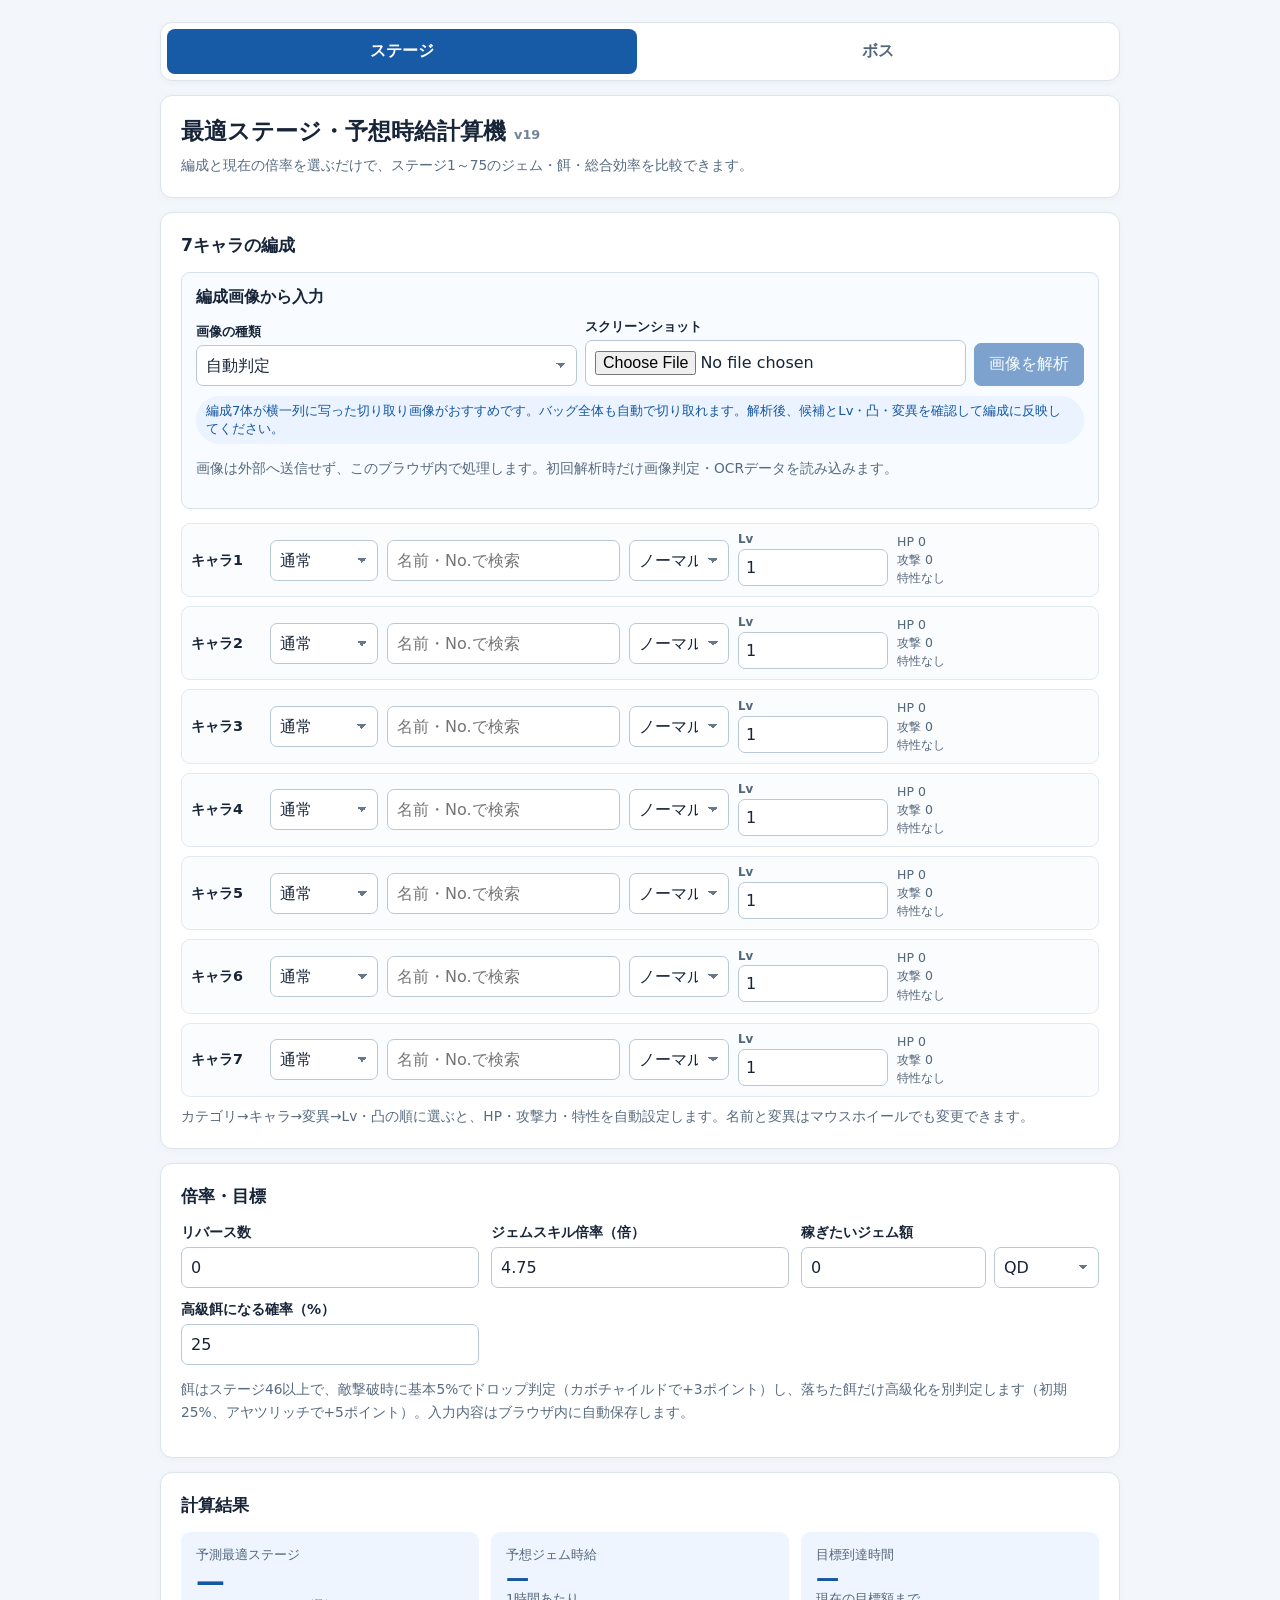
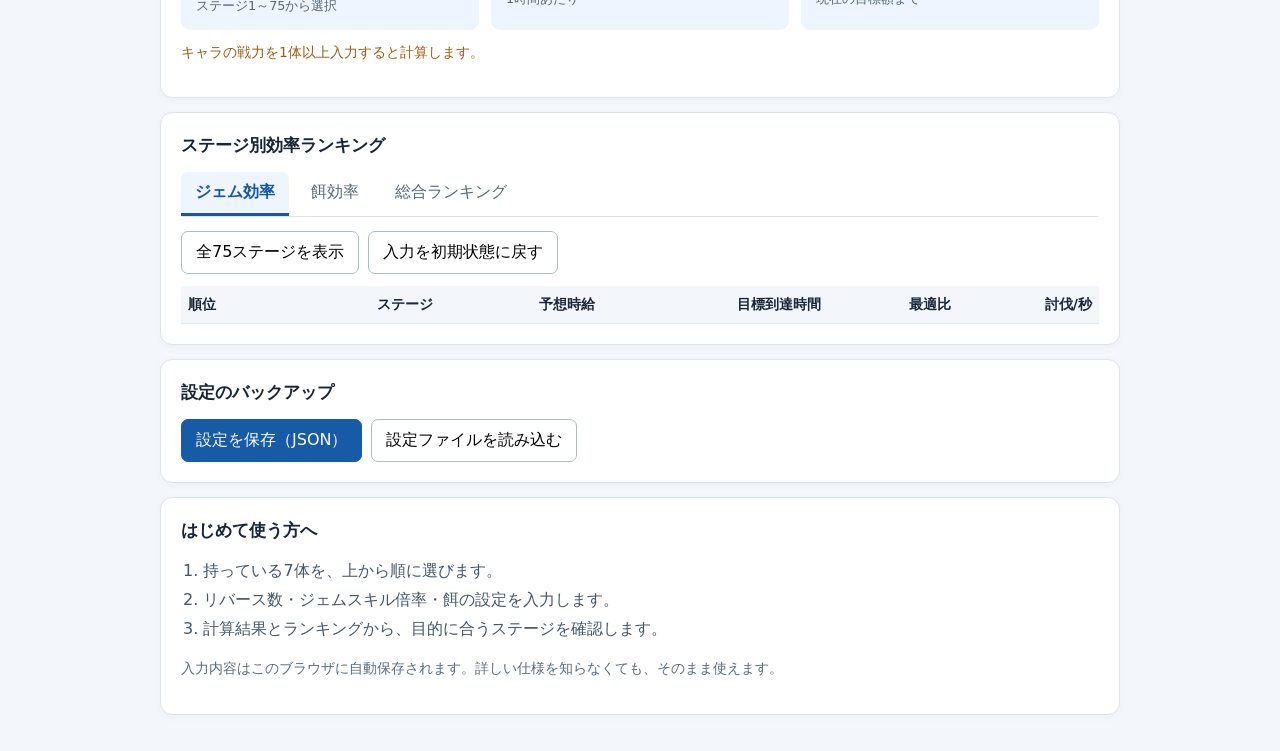
<file: index.html>
<!doctype html>
<html lang="ja">
<head>
  <meta charset="utf-8">
  <meta name="viewport" content="width=device-width,initial-scale=1">
  <title>最適ステージ・予想時給計算機 v19</title>
  <link rel="stylesheet" href="./assets/css/style.css?v=19">
</head>
<body>
<main class="wrap">
  <nav class="mode-nav" aria-label="計算機の切り替え">
    <a class="mode-link active" href="./index.html" aria-current="page">ステージ</a>
    <a class="mode-link" href="./boss/index.html">ボス</a>
  </nav>

  <section class="panel">
    <h1>最適ステージ・予想時給計算機 <span class="version">v19</span></h1>
    <div class="muted">編成と現在の倍率を選ぶだけで、ステージ1～75のジェム・餌・総合効率を比較できます。</div>
  </section>

  <section class="panel">
    <h2>7キャラの編成</h2>
    <p id="startup-status" role="status">キャラデータを読み込み中…</p>
    <div class="image-import-box">
      <h3>編成画像から入力</h3>
      <div class="image-import-controls">
        <div>
          <label for="partyImageMode">画像の種類</label>
          <select id="partyImageMode">
            <option value="auto">自動判定</option>
            <option value="full">バッグ全体</option>
            <option value="party">編成部分のみ</option>
          </select>
        </div>
        <div>
          <label for="partyImageFile">スクリーンショット</label>
          <input id="partyImageFile" disabled type="file" accept="image/png,image/jpeg,image/webp">
        </div>
        <button class="primary" id="partyImageAnalyze" type="button" disabled>画像を解析</button>
      </div>
      <p class="image-recommend">編成7体が横一列に写った切り取り画像がおすすめです。バッグ全体も自動で切り取れます。解析後、候補とLv・凸・変異を確認して編成に反映してください。</p>
      <p class="muted">画像は外部へ送信せず、このブラウザ内で処理します。初回解析時だけ画像判定・OCRデータを読み込みます。</p>
      <div id="partyImageWorkspace" hidden>
        <canvas class="image-preview" id="partyImagePreview" aria-label="解析する編成部分のプレビュー"></canvas>
        <div class="image-crop-actions"><button id="partyAutoCrop" type="button">編成部分を自動検出</button></div>
        <details>
          <summary>切り抜き範囲を調整</summary>
          <div class="crop-controls">
            <div class="crop-control"><label for="partyCropX">左位置</label><input id="partyCropX" type="range" min="0" max="90" step="0.5" value="21.5"></div>
            <div class="crop-control"><label for="partyCropY">上位置</label><input id="partyCropY" type="range" min="0" max="90" step="0.5" value="22"></div>
            <div class="crop-control"><label for="partyCropW">横幅</label><input id="partyCropW" type="range" min="10" max="100" step="0.5" value="65.5"></div>
            <div class="crop-control"><label for="partyCropH">高さ</label><input id="partyCropH" type="range" min="10" max="100" step="0.5" value="24"></div>
          </div>
        </details>
        <p class="image-status" id="partyImageStatus" role="status"></p>
        <div id="partyImageResults" hidden>
          <div class="image-results" id="partyImageResultRows"></div>
          <div class="image-result-actions">
            <button class="primary" id="partyImageApply" type="button">選択済みのキャラを編成に反映</button>
          </div>
        </div>
      </div>
    </div>
    <div id="catalog-lists"></div>
    <div class="chars" id="chars"></div>
    <p class="muted catalog-help">カテゴリ→キャラ→変異→Lv・凸の順に選ぶと、HP・攻撃力・特性を自動設定します。名前と変異はマウスホイールでも変更できます。</p>
  </section>

  <section class="panel">
    <h2>倍率・目標</h2>
    <div class="grid">
      <div class="field">
        <label for="rebirth">リバース数</label>
        <input id="rebirth" type="number" min="0" max="627" step="1" value="0">
      </div>
      <div class="field">
        <label for="skill">ジェムスキル倍率（倍）</label>
        <input id="skill" type="number" min="1" max="4.75" step="0.15" value="4.75">
      </div>
      <div class="field">
        <label for="target">稼ぎたいジェム額</label>
        <div class="target-amount">
          <input id="target" type="number" min="0" step="any" value="0" placeholder="例：10">
          <select id="targetUnit" aria-label="目標額の単位"></select>
        </div>
      </div>
      <div class="field">
        <label for="premiumRate">高級餌になる確率（%）</label>
        <input id="premiumRate" type="number" min="0" max="25" step="1" value="25">
      </div>
    </div>
    <input id="enemyType" type="hidden" value="normal">
    <p class="muted">餌はステージ46以上で、敵撃破時に基本5%でドロップ判定（カボチャイルドで+3ポイント）し、落ちた餌だけ高級化を別判定します（初期25%、アヤツリッチで+5ポイント）。入力内容はブラウザ内に自動保存します。</p>
  </section>

  <section class="panel">
    <h2>計算結果</h2>
    <div class="stats">
      <div class="stat">
        <div class="small">予測最適ステージ</div>
        <div class="value" id="best">—</div>
        <div class="small" id="bestSub">ステージ1～75から選択</div>
      </div>
      <div class="stat">
        <div class="small">予想ジェム時給</div>
        <div class="value smaller" id="hour">—</div>
        <div class="small" id="hourSub">1時間あたり</div>
      </div>
      <div class="stat">
        <div class="small">目標到達時間</div>
        <div class="value smaller" id="targetTime">—</div>
        <div class="small" id="targetTimeSub">現在の目標額まで</div>
      </div>
    </div>
    <p id="traitStatus" class="note"></p>
    <p id="status" class="warn" role="status"></p>
  </section>

  <section class="panel">
    <h2>ステージ別効率ランキング</h2>
    <div class="tabs" role="tablist" aria-label="効率ランキングの種類">
      <button class="tab" id="gemTab" role="tab" aria-selected="true" aria-controls="gemPanel">ジェム効率</button>
      <button class="tab" id="feedTab" role="tab" aria-selected="false" aria-controls="feedPanel">餌効率</button>
      <button class="tab" id="combinedTab" role="tab" aria-selected="false" aria-controls="combinedPanel">総合ランキング</button>
    </div>
    <div id="gemPanel" role="tabpanel" aria-labelledby="gemTab">
      <div class="actions ranking-actions">
        <button id="toggleGem">全75ステージを表示</button>
        <button id="reset">入力を初期状態に戻す</button>
      </div>
      <div class="table-scroll">
        <table>
          <thead><tr><th>順位</th><th>ステージ</th><th>予想時給</th><th>目標到達時間</th><th>最適比</th><th>討伐/秒</th></tr></thead>
          <tbody id="gemRanking"></tbody>
        </table>
      </div>
    </div>
    <div id="feedPanel" class="hidden" role="tabpanel" aria-labelledby="feedTab">
      <p class="ranking-summary" id="feedSummary">—</p>
      <div class="actions ranking-actions">
        <button id="toggleFeed">全30ステージを表示</button>
      </div>
      <div class="table-scroll">
        <table>
          <thead><tr><th>順位</th><th>ステージ</th><th>餌/時</th><th>高級餌/時</th><th>通常餌/時</th><th>最適比</th><th>討伐/秒</th></tr></thead>
          <tbody id="feedRanking"></tbody>
        </table>
      </div>
    </div>
    <div id="combinedPanel" class="hidden" role="tabpanel" aria-labelledby="combinedTab">
      <p class="note">ジェム効率と餌効率を同じ重さで評価します。餌の対象はステージ46以上です。ステージ45以下はジェム情報だけを表示し、総合指数・餌比・餌/時は「—」になります。</p>
      <p class="ranking-summary" id="combinedSummary">—</p>
      <div class="actions ranking-actions">
        <button id="toggleCombined">全75ステージを表示</button>
      </div>
      <div class="table-scroll">
        <table>
          <thead><tr><th>順位</th><th>ステージ</th><th>総合指数</th><th>ジェム比</th><th>餌比</th><th>予想時給</th><th>餌/時</th></tr></thead>
          <tbody id="combinedRanking"></tbody>
        </table>
      </div>
    </div>
  </section>

  <section class="panel">
    <h2>設定のバックアップ</h2>
    <div class="actions">
      <button class="primary" id="download">設定を保存（JSON）</button>
      <button id="load">設定ファイルを読み込む</button>
      <input type="file" id="file" accept=".json,application/json" hidden>
    </div>
  </section>

  <section class="panel">
    <h2>はじめて使う方へ</h2>
    <ol class="quick-guide">
      <li>持っている7体を、上から順に選びます。</li>
      <li>リバース数・ジェムスキル倍率・餌の設定を入力します。</li>
      <li>計算結果とランキングから、目的に合うステージを確認します。</li>
    </ol>
    <p class="muted">入力内容はこのブラウザに自動保存されます。詳しい仕様を知らなくても、そのまま使えます。</p>
  </section>
</main>

<script src="./assets/js/characters.js?v=19" defer></script>
<script src="./assets/js/simulation.js?v=19" defer></script>
<script src="./assets/js/stage.js?v=19" defer></script>
<script src="./assets/js/level-label.js?v=18.7" defer></script>
<script src="./assets/js/card-row.js?v=18.10" defer></script>
<script src="./assets/js/small-labels.js?v=18.10" defer></script>
<script src="./assets/js/party-consensus.js?v=19" defer></script>
<script src="./assets/js/image-import.js?v=19" defer></script>
<script src="./assets/js/startup.js?v=19" defer></script>
</body>
</html>
</file>
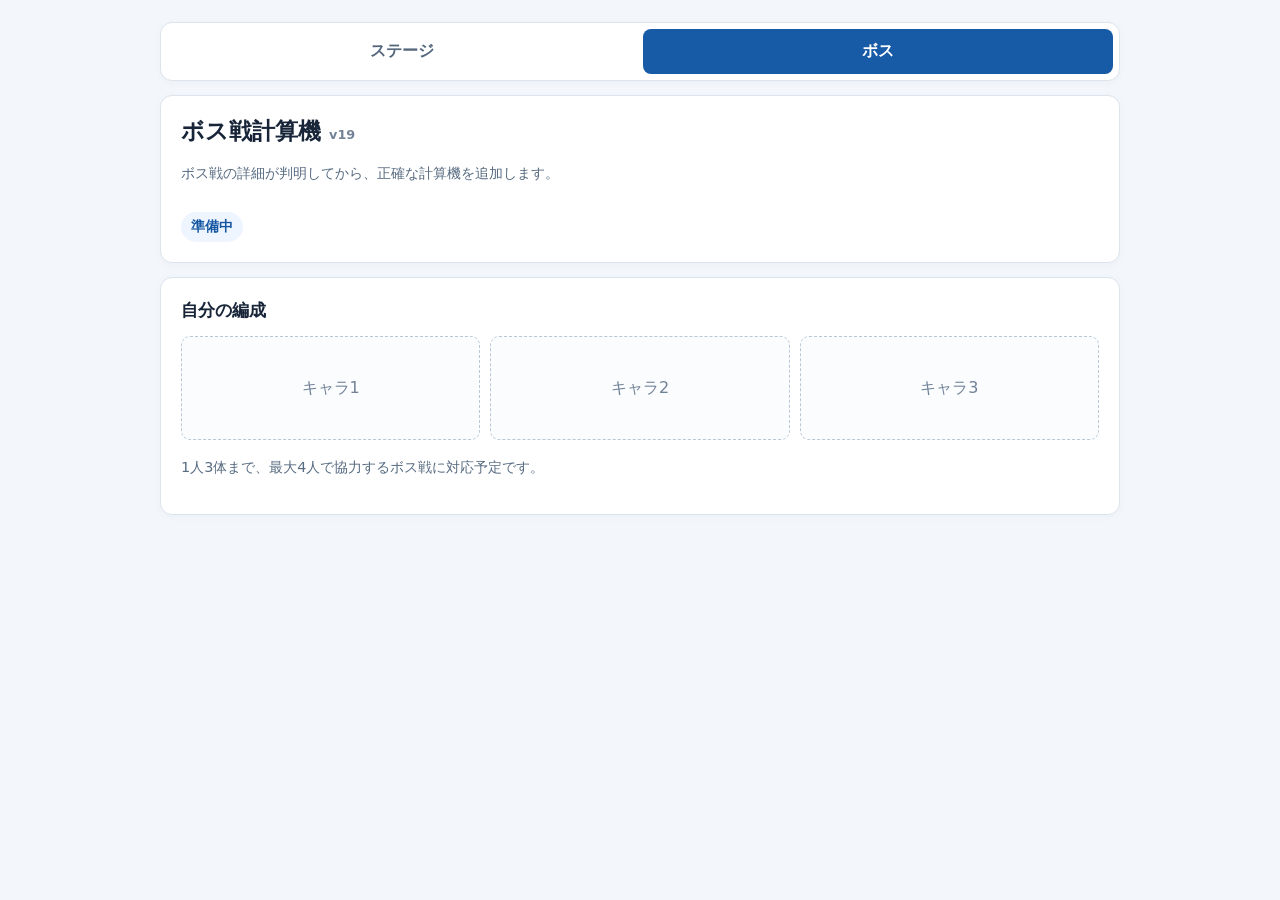
<file: boss/index.html>
<!doctype html>
<html lang="ja">
<head>
  <meta charset="utf-8">
  <meta name="viewport" content="width=device-width,initial-scale=1">
  <title>ボス戦計算機 v19</title>
  <link rel="stylesheet" href="../assets/css/boss.css?v=19">
</head>
<body>
<main class="wrap">
  <nav class="mode-nav" aria-label="計算機の切り替え">
    <a class="mode-link" href="../index.html">ステージ</a>
    <a class="mode-link active" href="./index.html" aria-current="page">ボス</a>
  </nav>

  <section class="panel">
    <h1>ボス戦計算機 <span class="version">v19</span></h1>
    <p class="muted">ボス戦の詳細が判明してから、正確な計算機を追加します。</p>
    <span class="status">準備中</span>
  </section>

  <section class="panel">
    <h2>自分の編成</h2>
    <div class="slots" aria-label="最大3体の編成枠">
      <div class="slot">キャラ1</div>
      <div class="slot">キャラ2</div>
      <div class="slot">キャラ3</div>
    </div>
    <p class="muted">1人3体まで、最大4人で協力するボス戦に対応予定です。</p>
  </section>
</main>
</body>
</html>
</file>
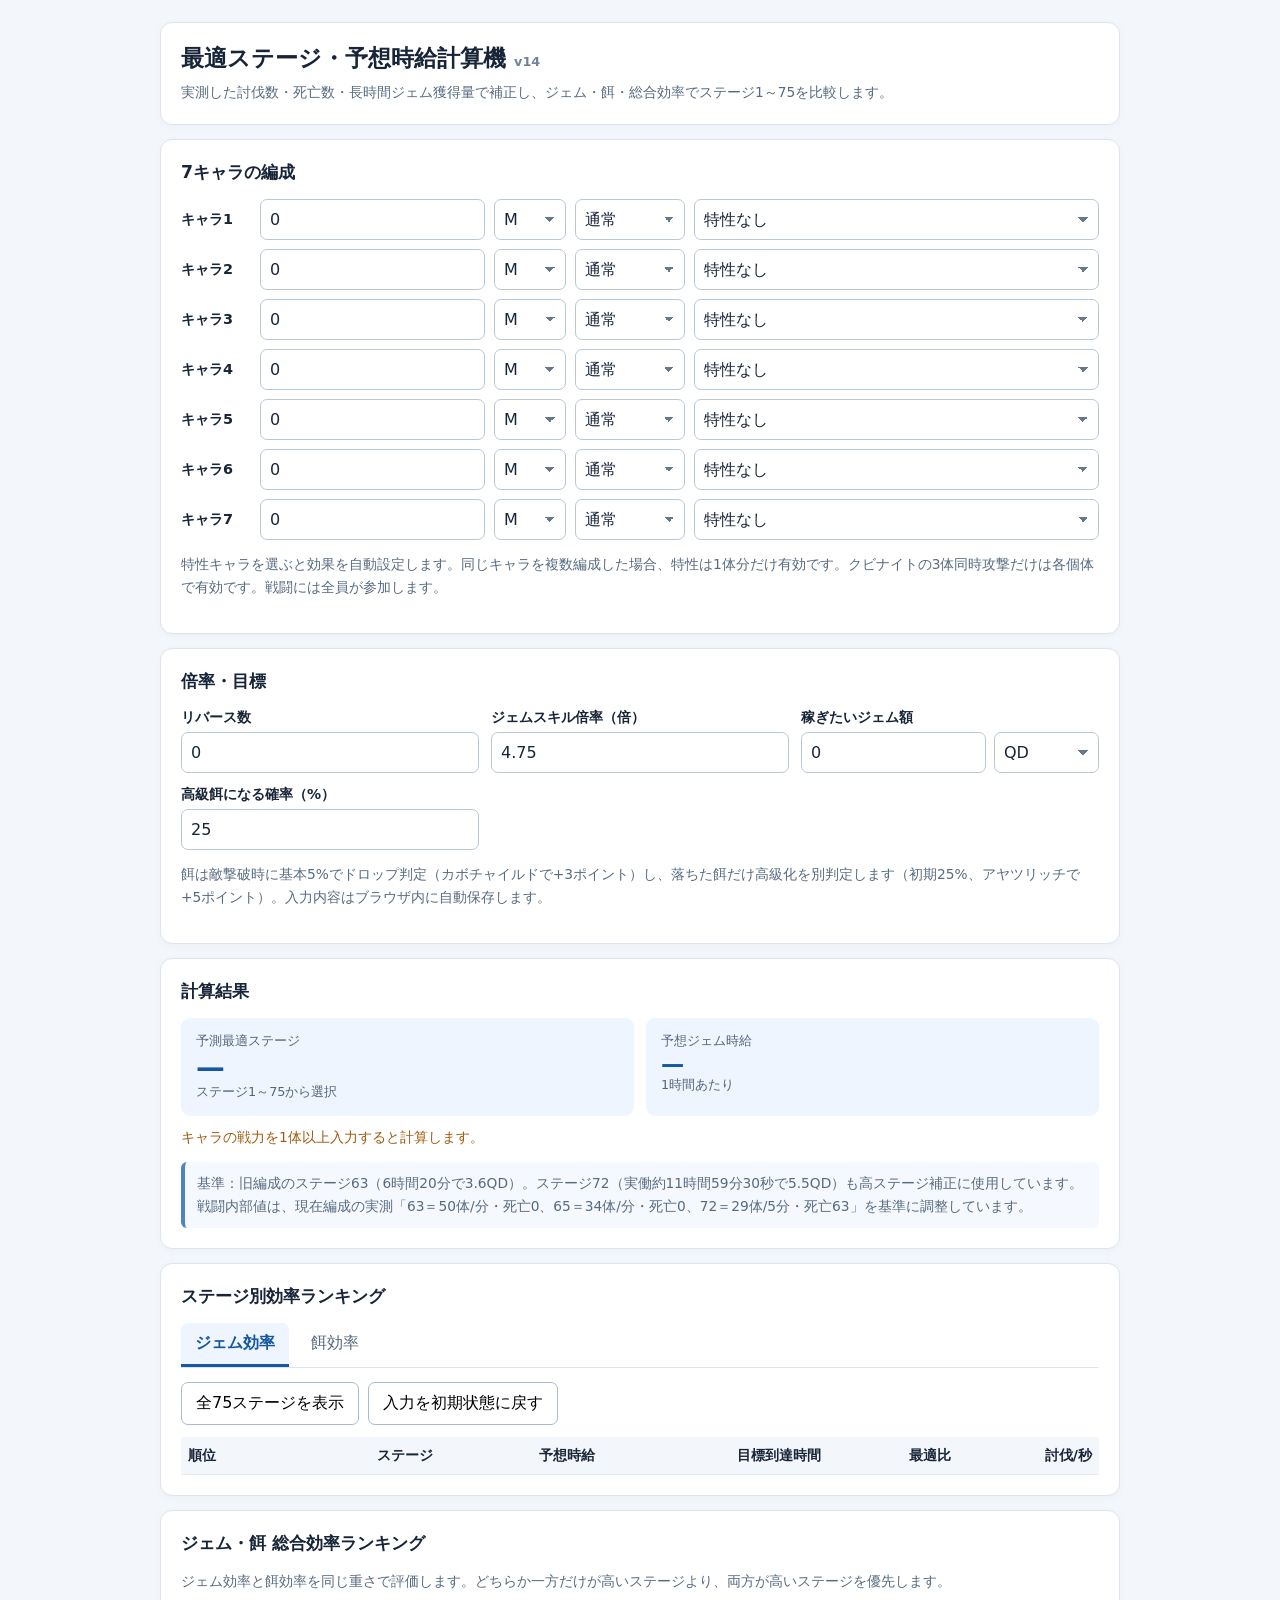
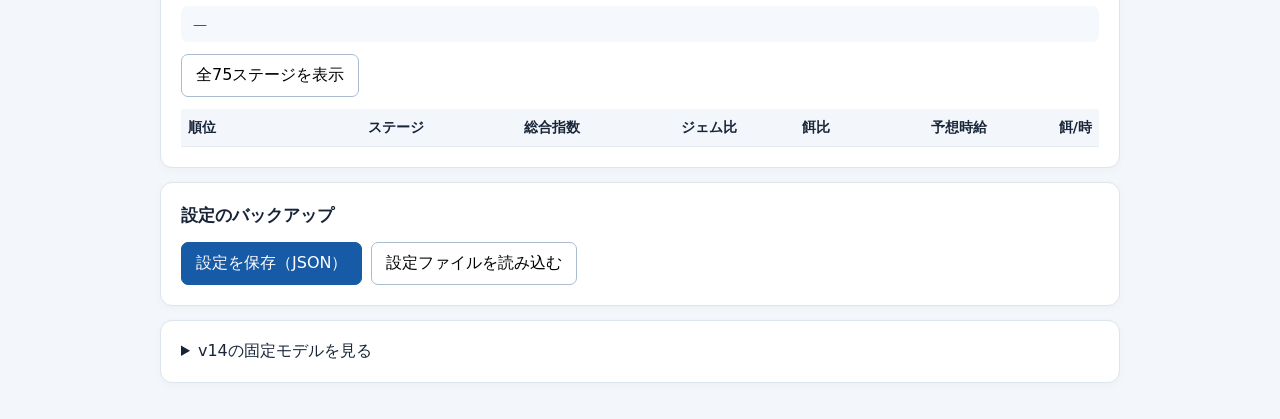
<file: モンコレ計算機v14.html>
<!doctype html>
<html lang="ja">
<head>
  <meta charset="utf-8">
  <meta name="viewport" content="width=device-width,initial-scale=1">
  <title>最適ステージ・予想時給計算機 v14</title>
  <style>
    :root {
      font-family: system-ui, "Noto Sans JP", sans-serif;
      color: #182538;
      background: #f3f6fa;
      font-size: 16px;
    }
    * { box-sizing: border-box; }
    body { margin: 0; padding: 22px 12px; }
    .wrap { max-width: 960px; margin: auto; }
    .panel {
      background: #fff;
      border: 1px solid #dce4ed;
      border-radius: 12px;
      padding: 20px;
      margin: 0 0 14px;
      box-shadow: 0 2px 8px #1e304608;
    }
    h1 { font-size: 1.45rem; margin: 0 0 7px; }
    h2 { font-size: 1.08rem; margin: 0 0 15px; }
    .version { font-size: .8rem; color: #728398; }
    .muted, .note { color: #576b80; font-size: .86rem; line-height: 1.65; }
    .grid { display: grid; grid-template-columns: repeat(3, minmax(0, 1fr)); gap: 12px; }
    .field label { display: block; font-size: .88rem; font-weight: 650; margin-bottom: 5px; }
    input, select {
      width: 100%;
      min-width: 0;
      font: inherit;
      padding: 10px 30px 10px 9px;
      border: 1px solid #b9c8d7;
      border-radius: 7px;
      color: #182538;
      background-color: #fff;
    }
    select {
      appearance: none;
      background-image: linear-gradient(45deg, transparent 50%, #66788e 50%), linear-gradient(135deg, #66788e 50%, transparent 50%);
      background-position: calc(100% - 15px) 50%, calc(100% - 10px) 50%;
      background-size: 5px 5px, 5px 5px;
      background-repeat: no-repeat;
    }
    input:focus, select:focus { outline: 2px solid #75a7e3; outline-offset: 1px; }
    .chars { display: grid; gap: 9px; }
    .char {
      display: grid;
      grid-template-columns: 70px minmax(90px, 1fr) 72px 110px minmax(230px, 1.8fr);
      gap: 9px;
      align-items: center;
    }
    .char .name { font-weight: 650; font-size: .9rem; }
    .stats { display: grid; grid-template-columns: repeat(2, 1fr); gap: 12px; }
    .stat { background: #eef5ff; border-radius: 9px; padding: 15px; }
    .stat .value { font-size: 1.8rem; font-weight: 800; color: #1557a2; overflow-wrap: anywhere; }
    .stat .value.smaller { font-size: 1.45rem; }
    .stat .small { font-size: .8rem; color: #53667b; }
    table { border-collapse: collapse; width: 100%; font-size: .88rem; }
    th, td { padding: 9px 7px; border-bottom: 1px solid #e4e9f0; text-align: right; white-space: nowrap; }
    th:first-child, td:first-child { text-align: left; }
    thead { background: #f3f6fb; }
    tbody tr:first-child { background: #eaf3ff; font-weight: 700; }
    .actions { display: flex; gap: 9px; flex-wrap: wrap; }
    button {
      font: inherit;
      border: 1px solid #aabbd0;
      background: #fff;
      border-radius: 7px;
      padding: 10px 14px;
      cursor: pointer;
    }
    button.primary { background: #175aa6; color: #fff; border-color: #175aa6; }
    button:disabled { opacity: .55; cursor: wait; }
    .tabs { display: flex; gap: 8px; margin-bottom: 14px; border-bottom: 1px solid #dce4ed; }
    .tab { border: 0; border-bottom: 3px solid transparent; border-radius: 7px 7px 0 0; color: #53667b; }
    .tab[aria-selected="true"] { color: #1557a2; border-bottom-color: #1557a2; background: #eef5ff; font-weight: 700; }
    .hidden { display: none; }
    .ranking-summary { margin: 0 0 12px; padding: 10px 12px; border-radius: 7px; background: #f5f8fc; color: #42566d; font-size: .88rem; }
    .warn { color: #a15b10; font-size: .86rem; min-height: 1.4em; }
    .calibration {
      border-left: 4px solid #4f83bf;
      padding: 10px 12px;
      background: #f5f9ff;
      border-radius: 6px;
    }
    @media (max-width: 720px) {
      .panel { padding: 15px; }
      .char { grid-template-columns: 48px minmax(0, 1fr) 58px 95px; gap: 6px; }
      .char [data-k="character"] { grid-column: 2 / -1; }
      .char .name { font-size: .78rem; }
      input, select { padding: 9px 26px 9px 6px; font-size: .88rem; }
      .grid { grid-template-columns: 1fr 1fr; }
      .stats { grid-template-columns: 1fr; }
      .stat .value { font-size: 1.55rem; }
    }
    @media (max-width: 430px) {
      body { padding: 10px 6px; }
      .panel { padding: 12px; }
      .grid { grid-template-columns: 1fr; }
      th, td { padding: 8px 6px; }
    }
  </style>
</head>
<body>
<main class="wrap">
  <section class="panel">
    <h1>最適ステージ・予想時給計算機 <span class="version">v14</span></h1>
    <div class="muted">実測した討伐数・死亡数・長時間ジェム獲得量で補正し、ジェム・餌・総合効率でステージ1～75を比較します。</div>
  </section>

  <section class="panel">
    <h2>7キャラの編成</h2>
    <div class="chars" id="chars"></div>
    <p class="muted">特性キャラを選ぶと効果を自動設定します。同じキャラを複数編成した場合、特性は1体分だけ有効です。クビナイトの3体同時攻撃だけは各個体で有効です。戦闘には全員が参加します。</p>
  </section>

  <section class="panel">
    <h2>倍率・目標</h2>
    <div class="grid">
      <div class="field">
        <label for="rebirth">リバース数</label>
        <input id="rebirth" type="number" min="0" max="627" step="1" value="0">
      </div>
      <div class="field">
        <label for="skill">ジェムスキル倍率（倍）</label>
        <input id="skill" type="number" min="0" step="any" value="4.75">
      </div>
      <div class="field">
        <label for="target">稼ぎたいジェム額</label>
        <div style="display:flex;gap:8px">
          <input id="target" type="number" min="0" step="any" value="0" placeholder="例：10" style="flex:1">
          <select id="targetUnit" aria-label="目標額の単位" style="width:105px;flex:none"></select>
        </div>
      </div>
      <div class="field">
        <label for="premiumRate">高級餌になる確率（%）</label>
        <input id="premiumRate" type="number" min="0" max="100" step="any" value="25">
      </div>
    </div>
    <p class="muted">餌は敵撃破時に基本5%でドロップ判定（カボチャイルドで+3ポイント）し、落ちた餌だけ高級化を別判定します（初期25%、アヤツリッチで+5ポイント）。入力内容はブラウザ内に自動保存します。</p>
  </section>

  <section class="panel">
    <h2>計算結果</h2>
    <div class="stats">
      <div class="stat">
        <div class="small">予測最適ステージ</div>
        <div class="value" id="best">—</div>
        <div class="small" id="bestSub">ステージ1～75から選択</div>
      </div>
      <div class="stat">
        <div class="small">予想ジェム時給</div>
        <div class="value smaller" id="hour">—</div>
        <div class="small" id="hourSub">1時間あたり</div>
      </div>
    </div>
    <p id="status" class="warn" role="status"></p>
    <div class="note calibration">
      基準：旧編成のステージ63（6時間20分で3.6QD）。ステージ72（実働約11時間59分30秒で5.5QD）も高ステージ補正に使用しています。戦闘内部値は、現在編成の実測「63＝50体/分・死亡0、65＝34体/分・死亡0、72＝29体/5分・死亡63」を基準に調整しています。
    </div>
  </section>

  <section class="panel">
    <h2>ステージ別効率ランキング</h2>
    <div class="tabs" role="tablist" aria-label="効率ランキングの種類">
      <button class="tab" id="gemTab" role="tab" aria-selected="true" aria-controls="gemPanel">ジェム効率</button>
      <button class="tab" id="feedTab" role="tab" aria-selected="false" aria-controls="feedPanel">餌効率</button>
    </div>
    <div id="gemPanel" role="tabpanel" aria-labelledby="gemTab">
      <div class="actions" style="margin-bottom:12px">
        <button id="toggleGem">全75ステージを表示</button>
        <button id="reset">入力を初期状態に戻す</button>
      </div>
      <div style="overflow:auto">
        <table>
          <thead><tr><th>順位</th><th>ステージ</th><th>予想時給</th><th>目標到達時間</th><th>最適比</th><th>討伐/秒</th></tr></thead>
          <tbody id="gemRanking"></tbody>
        </table>
      </div>
    </div>
    <div id="feedPanel" class="hidden" role="tabpanel" aria-labelledby="feedTab">
      <p class="ranking-summary" id="feedSummary">—</p>
      <div class="actions" style="margin-bottom:12px">
        <button id="toggleFeed">全75ステージを表示</button>
      </div>
      <div style="overflow:auto">
        <table>
          <thead><tr><th>順位</th><th>ステージ</th><th>餌/時</th><th>高級餌/時</th><th>通常餌/時</th><th>最適比</th><th>討伐/秒</th></tr></thead>
          <tbody id="feedRanking"></tbody>
        </table>
      </div>
    </div>
  </section>

  <section class="panel">
    <h2>ジェム・餌 総合効率ランキング</h2>
    <p class="note">ジェム効率と餌効率を同じ重さで評価します。どちらか一方だけが高いステージより、両方が高いステージを優先します。</p>
    <p class="ranking-summary" id="combinedSummary">—</p>
    <div class="actions" style="margin-bottom:12px">
      <button id="toggleCombined">全75ステージを表示</button>
    </div>
    <div style="overflow:auto">
      <table>
        <thead><tr><th>順位</th><th>ステージ</th><th>総合指数</th><th>ジェム比</th><th>餌比</th><th>予想時給</th><th>餌/時</th></tr></thead>
        <tbody id="combinedRanking"></tbody>
      </table>
    </div>
  </section>

  <section class="panel">
    <h2>設定のバックアップ</h2>
    <div class="actions">
      <button class="primary" id="download">設定を保存（JSON）</button>
      <button id="load">設定ファイルを読み込む</button>
      <input type="file" id="file" accept=".json,application/json" hidden>
    </div>
  </section>

  <section class="panel">
    <details>
      <summary>v14の固定モデルを見る</summary>
      <p class="note">通常キャラは実効1.0秒/攻撃、伝説・幻は3秒/攻撃。敵は1体ごとに0.7回/秒の攻撃試行を行い、ランダム移動・射程・接触時間を含む実効命中率を35%としています。敵補充は3～5秒、味方復活は5秒、再標的化には1.5秒を使用します。</p>
      <p class="note">味方最大HP＝戦力×20、敵攻撃力＝敵HP÷20。回復は30秒ごとに生存者を最大HPの20%回復します。クビナイトは攻撃ごとに最大3体へ同じダメージを与えます。</p>
      <p class="note">ジェム報酬はステージ倍率1.30を基本とし、ステージ63より上は63・72の長時間測定に合うよう緩やかな実測補正を加えます。リバース倍率は3.5倍、スキル倍率と有効なジェム特性を共通倍率として反映します。</p>
      <p class="note">餌は敵1体の撃破ごとに基本5%でドロップ判定を行い、カボチャイルド編成時は8%になります。餌が落ちた場合だけ高級化を判定し、入力した確率（初期25%）にアヤツリッチ編成時の5ポイントを加えます。</p>
    </details>
  </section>
</main>

<script>
(() => {
  'use strict';

  const HP = [30,43,51.65,74.45,89.3,128.1,153.7,222.1,266.5,385,462,666.8,800.2,1150,1390,2000,2400,3460,4160,6000,7200,10360,12430,17880,21460,30870,37040,53290,63950,92000,110400,160790,192940,281000,337200,491100,589320,858280,1030000,1500000,1910000,2430000,3090000,3930000,5000000,6660000,8880000,11830000,15760000,21000000,26000000,37000000,44000000,63000000,75000000,111950000,133800000,188950000,222500000,333550000,392210000,574180000,681600000,999190000,1190000000,1740000000,2080000000,3050000000,3640000000,5350000000,6390000000,9420000000,11260000000,16610000000,19880000000];
  const UNITS = { K: 1e3, M: 1e6, B: 1e9, T: 1e12 };
  const GEM_UNITS = [['QiD',48],['QD',45],['Td',42],['Dd',39],['Ud',36],['Dc',33],['No',30],['Oc',27],['Sp',24],['Sx',21],['Qi',18],['Qa',15],['T',12],['B',9],['M',6],['K',3]];
  const STORAGE = 'stage-calculator-v14-20261119';
  const OLD_STORAGES = ['stage-calculator-v13-20261119', 'stage-calculator-v12-20261119', 'stage-calculator-v10-20261117'];

  const CHARACTERS = {
    none: { label: '特性なし', trait: 'none' },
    nyarowin: { label: 'ニャロウィン（コイン+10%）', trait: 'coin' },
    awakenedNyarowin: { label: '覚醒ニャロウィン（ジェム+10%）', trait: 'gem' },
    kabochild: { label: 'カボチャイルド（餌+3%）', trait: 'feed' },
    kyonshina: { label: 'キョンシーナ（コイン・ジェム+10%）', trait: 'both' },
    yamata: { label: 'ヤマタノコロチ（BOSSキラー）', trait: 'boss' },
    ayatsuritch: { label: 'アヤツリッチ（高級餌+5%）', trait: 'premium' },
    doppa: { label: 'ドッパー（ボーナス図柄+3%）', trait: 'roulette' },
    lovril: { label: 'ラブリル（30秒全体20%回復）', trait: 'heal' },
    kubinight: { label: 'クビナイト（最大3体同時攻撃）', trait: 'multi' },
  };
  const OLD_TRAIT_TO_CHARACTER = {
    none: 'none', gem: 'awakenedNyarowin', coin: 'nyarowin', both: 'kyonshina',
    boss: 'yamata', feed: 'kabochild', premium: 'ayatsuritch', roulette: 'doppa',
    heal: 'lovril', multi: 'kubinight',
  };

  const MODEL = {
    normalPeriod: 1.0,
    legendPeriod: 3,
    enemyPeriod: 1 / 0.7,
    enemyHitRate: 0.35,
    replacementMin: 3,
    replacementMax: 5,
    revival: 5,
    acquireDelay: 1.5,
    seconds: 600,
    runs: 6,
  };

  const emptyState = () => ({
    chars: Array.from({ length: 7 }, () => ({ power: '0', unit: 'M', type: 'normal', character: 'none' })),
    rebirth: '0', skill: '4.75', target: '0', targetUnit: 'QD', premiumRate: '25',
  });

  const baseline = {
    chars: [
      { power: '360.7', unit: 'M', type: 'normal', character: 'none' },
      { power: '150.1', unit: 'M', type: 'normal', character: 'none' },
      { power: '150.1', unit: 'M', type: 'normal', character: 'none' },
      { power: '144.8', unit: 'M', type: 'normal', character: 'none' },
      { power: '144.8', unit: 'M', type: 'normal', character: 'none' },
      { power: '2.4', unit: 'M', type: 'legend', character: 'kyonshina' },
      { power: '1.6', unit: 'M', type: 'legend', character: 'awakenedNyarowin' },
    ],
    rebirth: 61,
    skill: 4.75,
  };

  function migrateCharacter(c) {
    if (c && Object.hasOwn(CHARACTERS, c.character)) return c.character;
    return OLD_TRAIT_TO_CHARACTER[c?.trait] || 'none';
  }

  function validate(obj) {
    if (!obj || !Array.isArray(obj.chars) || obj.chars.length !== 7) throw Error('編成データが不正です');
    const chars = obj.chars.map(c => {
      if (!c || !Object.hasOwn(UNITS, c.unit) || !['normal','legend'].includes(c.type) || !Number.isFinite(Number(c.power)) || Number(c.power) < 0) {
        throw Error('戦力データが不正です');
      }
      return { power: String(c.power), unit: c.unit, type: c.type, character: migrateCharacter(c) };
    });
    return {
      chars,
      rebirth: String(obj.rebirth ?? 0),
      skill: String(obj.skill ?? 4.75),
      target: String(obj.target ?? 0),
      targetUnit: GEM_UNITS.some(([u]) => u === obj.targetUnit) ? obj.targetUnit : 'QD',
      premiumRate: String(obj.premiumRate ?? 25),
    };
  }

  let state = emptyState();
  try {
    const stored = localStorage.getItem(STORAGE) || OLD_STORAGES.map(key => localStorage.getItem(key)).find(Boolean);
    if (stored) state = validate(JSON.parse(stored));
  } catch (_) {}

  const $ = id => document.getElementById(id);
  const charsEl = $('chars');
  const characterOptions = Object.entries(CHARACTERS).map(([id, c]) => `<option value="${id}">${c.label}</option>`).join('');
  for (let i = 0; i < 7; i++) {
    const row = document.createElement('div');
    row.className = 'char';
    row.innerHTML = `
      <span class="name">キャラ${i + 1}</span>
      <input type="number" min="0" step="any" aria-label="キャラ${i + 1}の戦力" data-i="${i}" data-k="power">
      <select aria-label="キャラ${i + 1}の単位" data-i="${i}" data-k="unit"><option>K</option><option>M</option><option>B</option><option>T</option></select>
      <select aria-label="キャラ${i + 1}のタイプ" data-i="${i}" data-k="type"><option value="normal">通常</option><option value="legend">伝説・幻</option></select>
      <select aria-label="キャラ${i + 1}の特性キャラ" data-i="${i}" data-k="character">${characterOptions}</select>`;
    charsEl.appendChild(row);
  }
  for (const [unit] of [...GEM_UNITS].reverse()) $('targetUnit').add(new Option(unit, unit));

  function renderInputs() {
    charsEl.querySelectorAll('[data-i]').forEach(el => { el.value = state.chars[Number(el.dataset.i)][el.dataset.k]; });
    $('rebirth').value = state.rebirth;
    $('skill').value = state.skill;
    $('target').value = state.target;
    $('targetUnit').value = state.targetUnit;
    $('premiumRate').value = state.premiumRate;
  }

  function xorshift(seed) {
    let x = seed >>> 0;
    return () => {
      x ^= x << 13; x ^= x >>> 17; x ^= x << 5;
      return (x >>> 0) / 4294967296;
    };
  }

  function traitFor(character) { return CHARACTERS[character]?.trait || 'none'; }
  function uniqueActiveCharacters(chars) {
    return new Set(chars.filter(c => Number(c.power) > 0 && c.character !== 'none').map(c => c.character));
  }
  function partyBonus(chars) {
    const unique = uniqueActiveCharacters(chars);
    let bonus = 0;
    if (unique.has('awakenedNyarowin')) bonus++;
    if (unique.has('kyonshina')) bonus++;
    return bonus;
  }
  function foodRates(chars, basePremiumPercent) {
    const unique = uniqueActiveCharacters(chars);
    const dropRate = Math.min(1, 0.05 + (unique.has('kabochild') ? 0.03 : 0));
    const premiumRate = Math.min(1, basePremiumPercent / 100 + (unique.has('ayatsuritch') ? 0.05 : 0));
    return { dropRate, premiumRate };
  }

  function simulate(stage, party, seed, seconds) {
    const H = HP[stage - 1];
    const enemyDamage = H / 20;
    const random = xorshift(seed);
    const allies = party.map(c => {
      const power = Number(c.power) * UNITS[c.unit];
      return {
        power, hp: power * 20, max: power * 20,
        period: c.type === 'legend' ? MODEL.legendPeriod : MODEL.normalPeriod,
        alive: power > 0, token: 0, pos: random() * 10,
        target: -1, character: c.character, trait: traitFor(c.character),
      };
    });
    const enemies = Array.from({ length: 7 }, () => ({ hp: H, alive: true, token: 0, target: -1, pos: random() * 10 }));
    const heap = [];
    const less = (a, b) => a.t < b.t || (a.t === b.t && a.type > b.type);
    function add(t, type, id, token) {
      let k = heap.length;
      heap.push({ t, type, id, token });
      while (k > 0) {
        const p = (k - 1) >> 1;
        if (!less(heap[k], heap[p])) break;
        [heap[k], heap[p]] = [heap[p], heap[k]];
        k = p;
      }
    }
    function pop() {
      const top = heap[0];
      const last = heap.pop();
      if (heap.length) {
        heap[0] = last;
        let k = 0;
        while (true) {
          const l = k * 2 + 1, r = l + 1;
          let m = k;
          if (l < heap.length && less(heap[l], heap[m])) m = l;
          if (r < heap.length && less(heap[r], heap[m])) m = r;
          if (m === k) break;
          [heap[k], heap[m]] = [heap[m], heap[k]];
          k = m;
        }
      }
      return top;
    }
    function nearest(group, pos) {
      let chosen = -1, distance = Infinity;
      for (let i = 0; i < group.length; i++) {
        if (!group[i].alive) continue;
        const d = Math.abs(group[i].pos - pos);
        if (d < distance) { distance = d; chosen = i; }
      }
      return chosen;
    }
    function activeHealer() {
      return allies.some(a => a.alive && a.character === 'lovril');
    }

    for (let i = 0; i < allies.length; i++) {
      if (!allies[i].alive) continue;
      allies[i].target = nearest(enemies, allies[i].pos);
      add(random() * allies[i].period, 0, i, 0);
    }
    for (let i = 0; i < enemies.length; i++) {
      enemies[i].target = nearest(allies, enemies[i].pos);
      add(random() * MODEL.enemyPeriod, 1, i, 0);
    }
    add(30, 4, 0, 0);

    let kills = 0, deaths = 0;
    while (heap.length) {
      const event = pop();
      const time = event.t;
      if (time > seconds) break;

      if (event.type === 0) {
        const ally = allies[event.id];
        if (event.token !== ally.token || !ally.alive) continue;
        if (ally.target < 0 || !enemies[ally.target].alive) {
          ally.pos = random() * 10;
          ally.target = nearest(enemies, ally.pos);
          add(time + MODEL.acquireDelay, 0, event.id, ally.token);
          continue;
        }
        const candidates = enemies
          .map((enemy, i) => ({ i, alive: enemy.alive, d: Math.abs(enemy.pos - ally.pos) }))
          .filter(enemy => enemy.alive)
          .sort((a, b) => a.d - b.d)
          .slice(0, ally.trait === 'multi' ? 3 : 1);
        for (const candidate of candidates) {
          const enemy = enemies[candidate.i];
          enemy.hp -= ally.power;
          if (enemy.hp <= 0) {
            kills++;
            enemy.alive = false;
            enemy.token++;
            const replacement = MODEL.replacementMin + random() * (MODEL.replacementMax - MODEL.replacementMin);
            add(time + replacement, 3, candidate.i, enemy.token);
            if (ally.target === candidate.i) ally.target = -1;
          }
        }
        add(time + ally.period, 0, event.id, ally.token);
      } else if (event.type === 1) {
        const enemy = enemies[event.id];
        if (event.token !== enemy.token || !enemy.alive) continue;
        if (enemy.target < 0 || !allies[enemy.target].alive) {
          enemy.pos = random() * 10;
          enemy.target = nearest(allies, enemy.pos);
        }
        if (enemy.target >= 0 && random() < MODEL.enemyHitRate) {
          const ally = allies[enemy.target];
          ally.hp -= enemyDamage;
          if (ally.hp <= 0) {
            deaths++;
            ally.alive = false;
            ally.hp = 0;
            ally.token++;
            add(time + MODEL.revival, 2, enemy.target, ally.token);
          }
        }
        add(time + MODEL.enemyPeriod, 1, event.id, enemy.token);
      } else if (event.type === 2) {
        const ally = allies[event.id];
        if (event.token !== ally.token) continue;
        ally.alive = true;
        ally.hp = ally.max;
        ally.pos = random() * 10;
        ally.target = nearest(enemies, ally.pos);
        add(time + ally.period, 0, event.id, ally.token);
      } else if (event.type === 3) {
        const enemy = enemies[event.id];
        if (event.token !== enemy.token) continue;
        enemy.alive = true;
        enemy.hp = H;
        enemy.pos = random() * 10;
        enemy.target = nearest(allies, enemy.pos);
        add(time + MODEL.enemyPeriod, 1, event.id, enemy.token);
      } else {
        if (activeHealer()) {
          for (const ally of allies) if (ally.alive) ally.hp = Math.min(ally.max, ally.hp + ally.max * 0.2);
        }
        add(time + 30, 4, 0, 0);
      }
    }
    return { killsPerSecond: kills / seconds, deathsPerSecond: deaths / seconds };
  }

  function estimate(stage, party, runs = MODEL.runs, seconds = MODEL.seconds, salt = 0) {
    let kills = 0, deaths = 0;
    for (let i = 0; i < runs; i++) {
      const seed = (stage * 2654435761 + (i + salt) * 1013904223) >>> 0;
      const result = simulate(stage, party, seed, seconds);
      kills += result.killsPerSecond;
      deaths += result.deathsPerSecond;
    }
    return { kills: kills / runs, deaths: deaths / runs };
  }

  const BASE_HOURLY = 3.6 / (6 + 20 / 60);
  const MEASURED_72_HOURLY = 5.5 / (12 - 0.5 / 60);
  const base63 = estimate(63, baseline.chars).kills;
  const base72 = estimate(72, baseline.chars).kills;
  const rawMeasuredRatio = (base72 / base63) * Math.pow(1.3, 9);
  const highStageStepCorrection = Math.pow((MEASURED_72_HOURLY / BASE_HOURLY) / rawMeasuredRatio, 1 / 9);

  function stageRewardFactor(stage) {
    const base = Math.pow(1.3, stage - 1);
    return stage <= 63 ? base : base * Math.pow(highStageStepCorrection, stage - 63);
  }
  const baseScore = base63 * stageRewardFactor(63);

  function formatHourly(n) {
    if (!Number.isFinite(n)) return '—';
    if (n === 0) return '0 QD/時';
    const exponent = Math.log10(Math.abs(n)) + 45;
    const found = GEM_UNITS.find(([, power]) => exponent >= power - 1e-10);
    if (!found) return `${Number((n * 1e45).toPrecision(4)).toLocaleString('ja-JP')} ジェム/時`;
    const [unit, power] = found;
    const scaled = n * Math.pow(10, 45 - power);
    return `${Number(scaled.toPrecision(4)).toLocaleString('ja-JP', { maximumFractionDigits: 9 })} ${unit}/時`;
  }
  function formatCount(n) {
    if (!Number.isFinite(n)) return '—';
    return Number(n.toPrecision(4)).toLocaleString('ja-JP', { maximumFractionDigits: 3 });
  }
  function duration(hours) {
    if (!Number.isFinite(hours) || hours < 0) return '—';
    if (hours === 0) return '0分';
    if (hours > 1e9) return `${hours.toExponential(2)}時間`;
    const minutes = Math.ceil(hours * 60);
    if (minutes < 60) return `${minutes}分`;
    const h = Math.floor(minutes / 60), m = minutes % 60;
    return `${h.toLocaleString('ja-JP')}時間${m ? `${m}分` : ''}`;
  }

  let showAllGem = false, showAllFeed = false, showAllCombined = false;
  let computeTimer = 0;
  function setBusy(busy) {
    $('toggleGem').disabled = busy;
    $('toggleFeed').disabled = busy;
    $('toggleCombined').disabled = busy;
    $('reset').disabled = busy;
  }
  function clearRankings() {
    $('gemRanking').innerHTML = '';
    $('feedRanking').innerHTML = '';
    $('combinedRanking').innerHTML = '';
    $('feedSummary').textContent = '—';
    $('combinedSummary').textContent = '—';
  }
  function compute() {
    computeTimer = 0;
    setBusy(true);
    const r = Number(state.rebirth), skill = Number(state.skill);
    const premiumInput = Number(state.premiumRate);
    const hasPower = state.chars.some(c => Number(c.power) > 0);
    const premiumValid = Number.isFinite(premiumInput) && premiumInput >= 0 && premiumInput <= 100;
    const valid = hasPower && Number.isInteger(r) && r >= 0 && r <= 627 && Number.isFinite(skill) && skill > 0 && premiumValid;
    const targetNumber = Number(state.target);
    const targetExponent = GEM_UNITS.find(([unit]) => unit === state.targetUnit)?.[1] ?? 45;
    const targetQD = targetNumber * Math.pow(10, targetExponent - 45);
    const targetValid = Number.isFinite(targetNumber) && targetNumber >= 0 && Number.isFinite(targetQD);
    if (!valid) {
      $('best').textContent = '—'; $('hour').textContent = '—';
      $('bestSub').textContent = 'ステージ1～75から選択'; $('hourSub').textContent = '1時間あたり';
      clearRankings();
      $('status').textContent = !hasPower ? 'キャラの戦力を1体以上入力すると計算します。'
        : !premiumValid ? '高級餌になる確率は0～100%で入力してください。'
        : 'リバース数は0～627の整数、スキル倍率は0より大きい数値を入力してください。';
      setBusy(false); return;
    }
    const bonus = partyBonus(state.chars);
    const rates = foodRates(state.chars, premiumInput);
    const logFactor = (r - 61) * Math.log(3.5) + Math.log(skill / 4.75) + Math.log((1 + 0.1 * bonus) / 1.2);
    const factor = Math.exp(logFactor);
    if (!Number.isFinite(factor)) {
      clearRankings();
      $('status').textContent = '倍率が計算範囲を超えています。リバース数を小さくしてください。';
      setBusy(false); return;
    }
    const stageRows = HP.map((_, index) => {
      const stage = index + 1;
      const result = estimate(stage, state.chars);
      const gemScore = result.kills * stageRewardFactor(stage);
      const hour = BASE_HOURLY * (gemScore / baseScore) * factor;
      const foodHour = result.kills * 3600 * rates.dropRate;
      const premiumHour = foodHour * rates.premiumRate;
      const normalHour = foodHour - premiumHour;
      return { stage, kills: result.kills, deaths: result.deaths, gemScore, hour, foodHour, premiumHour, normalHour };
    });
    const gemRows = [...stageRows].sort((a, b) => b.gemScore - a.gemScore || a.stage - b.stage);
    const feedRows = [...stageRows].sort((a, b) => b.foodHour - a.foodHour || a.stage - b.stage);
    const bestGem = gemRows[0], bestFeed = feedRows[0];
    if (!bestGem || !bestFeed || bestGem.gemScore <= 0 || bestFeed.foodHour <= 0) {
      $('best').textContent = '—'; $('hour').textContent = '0 QD/時';
      $('bestSub').textContent = '討伐可能なステージなし'; $('hourSub').textContent = '1時間あたり';
      clearRankings();
      $('status').textContent = 'シミュレーション時間内に敵を倒せませんでした。';
      setBusy(false); return;
    }
    const combinedRows = stageRows.map(row => {
      const gemRelative = row.gemScore / bestGem.gemScore;
      const foodRelative = row.foodHour / bestFeed.foodHour;
      return { ...row, gemRelative, foodRelative, combined: Math.sqrt(gemRelative * foodRelative) };
    }).sort((a, b) => b.combined - a.combined || a.stage - b.stage);
    const bestCombined = combinedRows[0];

    $('best').textContent = String(bestGem.stage);
    $('bestSub').textContent = `討伐 ${bestGem.kills.toFixed(3)}体/秒・死亡 ${bestGem.deaths.toFixed(3)}回/秒`;
    $('hour').textContent = formatHourly(bestGem.hour);
    $('hourSub').textContent = `ステージ${bestGem.stage}での予測`;
    $('status').textContent = targetValid ? '' : '目標額は0以上の数値を入力してください。';
    $('gemRanking').innerHTML = gemRows.slice(0, showAllGem ? 75 : 10).map((row, i) => `
      <tr><td>${i + 1}</td><td>${row.stage}</td><td>${formatHourly(row.hour)}</td>
      <td>${targetValid && targetQD > 0 && row.hour > 0 ? duration(targetQD / row.hour) : '—'}</td>
      <td>${(row.gemScore / bestGem.gemScore * 100).toFixed(1)}%</td><td>${row.kills.toFixed(3)}</td></tr>`).join('');
    $('feedRanking').innerHTML = feedRows.slice(0, showAllFeed ? 75 : 10).map((row, i) => `
      <tr><td>${i + 1}</td><td>${row.stage}</td><td>${formatCount(row.foodHour)}</td>
      <td>${formatCount(row.premiumHour)}</td><td>${formatCount(row.normalHour)}</td>
      <td>${(row.foodHour / bestFeed.foodHour * 100).toFixed(1)}%</td><td>${row.kills.toFixed(3)}</td></tr>`).join('');
    $('combinedRanking').innerHTML = combinedRows.slice(0, showAllCombined ? 75 : 10).map((row, i) => `
      <tr><td>${i + 1}</td><td>${row.stage}</td><td>${(row.combined * 100).toFixed(1)}</td>
      <td>${(row.gemRelative * 100).toFixed(1)}%</td><td>${(row.foodRelative * 100).toFixed(1)}%</td>
      <td>${formatHourly(row.hour)}</td><td>${formatCount(row.foodHour)}</td></tr>`).join('');
    $('feedSummary').textContent = `最適ステージ${bestFeed.stage}：餌 ${formatCount(bestFeed.foodHour)}/時（高級 ${formatCount(bestFeed.premiumHour)}/時・通常 ${formatCount(bestFeed.normalHour)}/時）｜餌ドロップ率 ${(rates.dropRate * 100).toFixed(0)}%・高級化率 ${(rates.premiumRate * 100).toFixed(0)}%`;
    $('combinedSummary').textContent = `総合最適ステージ${bestCombined.stage}：総合指数 ${(bestCombined.combined * 100).toFixed(1)}（ジェム比 ${(bestCombined.gemRelative * 100).toFixed(1)}%・餌比 ${(bestCombined.foodRelative * 100).toFixed(1)}%）`;
    setBusy(false);
  }
  function scheduleCompute() {
    clearTimeout(computeTimer);
    $('status').textContent = '計算中…';
    computeTimer = setTimeout(compute, 180);
  }
  function save() {
    try { localStorage.setItem(STORAGE, JSON.stringify(state)); } catch (_) {}
    scheduleCompute();
  }

  charsEl.addEventListener('input', event => {
    const el = event.target;
    if (el.dataset.i === undefined) return;
    state.chars[Number(el.dataset.i)][el.dataset.k] = el.value;
    save();
  });
  charsEl.addEventListener('change', event => {
    const el = event.target;
    if (el.dataset.i === undefined) return;
    state.chars[Number(el.dataset.i)][el.dataset.k] = el.value;
    save();
  });
  for (const id of ['rebirth','skill','target','targetUnit','premiumRate']) {
    const el = $(id);
    el.addEventListener('input', () => { state[id] = el.value; save(); });
    el.addEventListener('change', () => { state[id] = el.value; save(); });
  }
  function selectRankingTab(tab) {
    const gemSelected = tab === 'gem';
    $('gemTab').setAttribute('aria-selected', String(gemSelected));
    $('feedTab').setAttribute('aria-selected', String(!gemSelected));
    $('gemPanel').classList.toggle('hidden', !gemSelected);
    $('feedPanel').classList.toggle('hidden', gemSelected);
  }
  $('gemTab').addEventListener('click', () => selectRankingTab('gem'));
  $('feedTab').addEventListener('click', () => selectRankingTab('feed'));
  $('toggleGem').addEventListener('click', () => {
    showAllGem = !showAllGem;
    $('toggleGem').textContent = showAllGem ? '上位10ステージのみ表示' : '全75ステージを表示';
    compute();
  });
  $('toggleFeed').addEventListener('click', () => {
    showAllFeed = !showAllFeed;
    $('toggleFeed').textContent = showAllFeed ? '上位10ステージのみ表示' : '全75ステージを表示';
    compute();
  });
  $('toggleCombined').addEventListener('click', () => {
    showAllCombined = !showAllCombined;
    $('toggleCombined').textContent = showAllCombined ? '上位10ステージのみ表示' : '全75ステージを表示';
    compute();
  });
  $('reset').addEventListener('click', () => {
    if (!confirm('入力を初期状態に戻しますか？')) return;
    state = emptyState(); showAllGem = showAllFeed = showAllCombined = false;
    $('toggleGem').textContent = '全75ステージを表示';
    $('toggleFeed').textContent = '全75ステージを表示';
    $('toggleCombined').textContent = '全75ステージを表示';
    selectRankingTab('gem');
    renderInputs(); save();
  });
  $('download').addEventListener('click', () => {
    const blob = new Blob([JSON.stringify({ version: 14, ...state }, null, 2)], { type: 'application/json' });
    const url = URL.createObjectURL(blob), a = document.createElement('a');
    a.href = url; a.download = 'moncolle-calculator-v14-settings.json'; a.click();
    setTimeout(() => URL.revokeObjectURL(url), 1000);
  });
  $('load').addEventListener('click', () => $('file').click());
  $('file').addEventListener('change', async event => {
    const file = event.target.files[0];
    if (!file) return;
    try { state = validate(JSON.parse(await file.text())); renderInputs(); save(); }
    catch (error) { alert(`読み込みに失敗しました：${error.message}`); }
    event.target.value = '';
  });

  renderInputs();
  scheduleCompute();
})();
</script>
</body>
</html>
</file>
<file: assets/css/style.css>
:root {
  font-family: system-ui, "Noto Sans JP", sans-serif;
  color: #182538;
  background: #f3f6fa;
  font-size: 16px;
}
* { box-sizing: border-box; }
body { margin: 0; padding: 22px 12px; }
.wrap { max-width: 960px; margin: auto; }
.panel {
  background: #fff;
  border: 1px solid #dce4ed;
  border-radius: 12px;
  padding: 20px;
  margin: 0 0 14px;
  box-shadow: 0 2px 8px #1e304608;
}
.mode-nav {
  display: grid;
  grid-template-columns: 1fr 1fr;
  gap: 6px;
  padding: 6px;
  margin: 0 0 14px;
  background: #fff;
  border: 1px solid #dce4ed;
  border-radius: 12px;
  box-shadow: 0 2px 8px #1e304608;
}
.mode-link {
  display: block;
  padding: 12px 16px;
  border-radius: 8px;
  color: #53667b;
  text-align: center;
  text-decoration: none;
  font-weight: 750;
}
.mode-link:hover { background: #f3f6fa; }
.mode-link.active {
  color: #fff;
  background: #175aa6;
}
h1 { font-size: 1.45rem; margin: 0 0 7px; }
h2 { font-size: 1.08rem; margin: 0 0 15px; }
.version { font-size: .8rem; color: #728398; }
.muted, .note { color: #576b80; font-size: .86rem; line-height: 1.65; }
.grid { display: grid; grid-template-columns: repeat(3, minmax(0, 1fr)); gap: 12px; }
.field label { display: block; font-size: .88rem; font-weight: 650; margin-bottom: 5px; }
input, select {
  width: 100%;
  min-width: 0;
  font: inherit;
  padding: 10px 30px 10px 9px;
  border: 1px solid #b9c8d7;
  border-radius: 7px;
  color: #182538;
  background-color: #fff;
}
select {
  appearance: none;
  background-image: linear-gradient(45deg, transparent 50%, #66788e 50%), linear-gradient(135deg, #66788e 50%, transparent 50%);
  background-position: calc(100% - 15px) 50%, calc(100% - 10px) 50%;
  background-size: 5px 5px, 5px 5px;
  background-repeat: no-repeat;
}
input:focus, select:focus { outline: 2px solid #75a7e3; outline-offset: 1px; }
.chars { display: grid; gap: 9px; }
.char {
  display: grid;
  grid-template-columns: 70px 108px minmax(170px, 1.7fr) 100px 150px minmax(180px, 1.4fr);
  gap: 9px;
  align-items: center;
  padding: 9px;
  border: 1px solid #e3e9f0;
  border-radius: 9px;
  background: #fbfcfe;
}
.char .name { font-weight: 650; font-size: .9rem; }
.char .derived { font-size: .78rem; line-height: 1.45; color: #53667b; }
.growth-fields { display: grid; grid-template-columns: repeat(2, minmax(0, 1fr)); gap: 6px; }
.growth-fields.single { grid-template-columns: 1fr; }
.char-number { display: grid; gap: 3px; min-width: 0; }
.char-number > span { color: #53667b; font-size: .74rem; font-weight: 750; line-height: 1; }
.char-number input { padding: 8px 24px 8px 7px; }
.manual-fields { display: grid; grid-template-columns: minmax(120px,1.4fr) minmax(80px,1fr) 70px minmax(80px,1fr) 70px minmax(150px,1.4fr); gap: 6px; grid-column: 2 / -1; }
.manual-fields > :last-child { grid-column: 1 / -1; }
.catalog-help { margin: 8px 0 0; }
.image-import-box {
  margin: 0 0 14px;
  padding: 14px;
  border: 1px solid #d7e1ec;
  border-radius: 9px;
  background: #f8fbff;
}
.image-import-box h3 { margin: 0 0 10px; font-size: 1rem; }
.image-recommend {
  display: inline-block;
  margin: 10px 0 0;
  padding: 6px 10px;
  color: #1557a2;
  background: #eaf3ff;
  border-radius: 999px;
  font-size: .82rem;
}
.image-import-controls { display: grid; grid-template-columns: minmax(170px,1fr) minmax(170px,1fr) auto; gap: 8px; align-items: end; }
.image-import-controls label, .crop-control label { display: block; font-size: .82rem; font-weight: 650; margin-bottom: 4px; }
.image-preview { display: block; width: 100%; max-height: 260px; margin-top: 12px; object-fit: contain; background: #111722; border-radius: 7px; }
.image-crop-actions { display: flex; justify-content: flex-end; margin-top: 8px; }
.image-crop-actions button { width: auto; }
.crop-controls { display: grid; grid-template-columns: repeat(4, minmax(0,1fr)); gap: 8px; margin-top: 10px; }
.crop-control input { padding: 0; }
.image-status { min-height: 1.5em; margin: 9px 0 0; color: #42566d; font-size: .86rem; }
.image-results { margin-top: 12px; display: grid; gap: 7px; }
.image-result-row {
  display: grid;
  grid-template-columns: 34px minmax(180px,1.6fr) minmax(105px,.8fr) 76px 70px;
  gap: 7px;
  align-items: center;
  padding: 8px;
  border: 1px solid #e0e7ef;
  border-radius: 7px;
  background: #fff;
}
.image-result-row .raw { grid-column: 2 / -1; color: #687a8e; font-size: .76rem; overflow-wrap: anywhere; }
.image-result-row .slot-no { font-weight: 750; color: #53667b; text-align: center; }
.image-result-actions { display: flex; gap: 8px; flex-wrap: wrap; margin-top: 10px; }
[hidden] { display: none !important; }
.stats { display: grid; grid-template-columns: repeat(3, 1fr); gap: 12px; }
.stat { background: #eef5ff; border-radius: 9px; padding: 15px; }
.stat .value { font-size: 1.8rem; font-weight: 800; color: #1557a2; overflow-wrap: anywhere; }
.stat .value.smaller { font-size: 1.45rem; }
.stat .small { font-size: .8rem; color: #53667b; }
table { border-collapse: collapse; width: 100%; font-size: .88rem; }
th, td { padding: 9px 7px; border-bottom: 1px solid #e4e9f0; text-align: right; white-space: nowrap; }
th:first-child, td:first-child { text-align: left; }
thead { background: #f3f6fb; }
tbody tr:first-child { background: #eaf3ff; font-weight: 700; }
.actions { display: flex; gap: 9px; flex-wrap: wrap; }
button {
  font: inherit;
  border: 1px solid #aabbd0;
  background: #fff;
  border-radius: 7px;
  padding: 10px 14px;
  cursor: pointer;
}
button.primary { background: #175aa6; color: #fff; border-color: #175aa6; }
button:disabled { opacity: .55; cursor: wait; }
.tabs { display: flex; gap: 8px; margin-bottom: 14px; border-bottom: 1px solid #dce4ed; }
.tab { border: 0; border-bottom: 3px solid transparent; border-radius: 7px 7px 0 0; color: #53667b; }
.tab[aria-selected="true"] { color: #1557a2; border-bottom-color: #1557a2; background: #eef5ff; font-weight: 700; }
.hidden { display: none; }
.ranking-summary { margin: 0 0 12px; padding: 10px 12px; border-radius: 7px; background: #f5f8fc; color: #42566d; font-size: .88rem; }
.warn { color: #a15b10; font-size: .86rem; min-height: 1.4em; }
.calibration {
  border-left: 4px solid #4f83bf;
  padding: 10px 12px;
  background: #f5f9ff;
  border-radius: 6px;
}
.quick-guide { margin: 0; padding-left: 1.4em; color: #42566d; line-height: 1.8; }
@media (max-width: 720px) {
  .panel { padding: 15px; }
  .char { grid-template-columns: 48px 105px minmax(0, 1fr); gap: 6px; }
  .char [data-k="mutation"], .char .growth-fields, .char .derived { grid-column: 2 / -1; }
  .manual-fields { grid-column: 2 / -1; grid-template-columns: minmax(0,1fr) 70px; }
  .manual-fields > :first-child, .manual-fields > :nth-child(6), .manual-fields > :nth-child(7) { grid-column: 1 / -1; }
  .manual-fields { grid-column: 2 / -1; grid-template-columns: 1fr 58px 1fr 58px; }
  .char .name { font-size: .78rem; }
  input, select { padding: 9px 26px 9px 6px; font-size: .88rem; }
  .image-import-controls { grid-template-columns: 1fr 1fr; }
  .image-import-controls button { grid-column: 1 / -1; }
  .crop-controls { grid-template-columns: 1fr 1fr; }
  .image-result-row { grid-template-columns: 30px minmax(0,1fr) 88px; }
  .image-result-row .import-level, .image-result-row .import-limit { grid-row: 2; }
  .image-result-row .import-level { grid-column: 2; }
  .image-result-row .import-limit { grid-column: 3; }
  .image-result-row .raw { grid-column: 2 / -1; }
  .grid { grid-template-columns: 1fr 1fr; }
  .stats { grid-template-columns: 1fr; }
  .stat .value { font-size: 1.55rem; }
}
@media (max-width: 430px) {
  body { padding: 10px 6px; }
  .panel { padding: 12px; }
  .grid { grid-template-columns: 1fr; }
  th, td { padding: 8px 6px; }
}

.target-amount { display: flex; gap: 8px; }
.target-amount input { flex: 1; }
.target-amount select { width: 105px; flex: none; }
.ranking-actions { margin-bottom: 12px; }
.table-scroll { overflow: auto; }
</file>
<file: assets/css/boss.css>
:root {
  font-family: system-ui, "Noto Sans JP", sans-serif;
  color: #182538;
  background: #f3f6fa;
  font-size: 16px;
}
* { box-sizing: border-box; }
body { margin: 0; padding: 22px 12px; }
.wrap { max-width: 960px; margin: auto; }
.mode-nav {
  display: grid;
  grid-template-columns: 1fr 1fr;
  gap: 6px;
  padding: 6px;
  margin: 0 0 14px;
  background: #fff;
  border: 1px solid #dce4ed;
  border-radius: 12px;
  box-shadow: 0 2px 8px #1e304608;
}
.mode-link {
  display: block;
  padding: 12px 16px;
  border-radius: 8px;
  color: #53667b;
  text-align: center;
  text-decoration: none;
  font-weight: 750;
}
.mode-link:hover { background: #f3f6fa; }
.mode-link.active { color: #fff; background: #175aa6; }
.panel {
  background: #fff;
  border: 1px solid #dce4ed;
  border-radius: 12px;
  padding: 20px;
  margin: 0 0 14px;
  box-shadow: 0 2px 8px #1e304608;
}
h1 { font-size: 1.45rem; margin: 0 0 7px; }
.version { font-size: .8rem; color: #728398; }
h2 { font-size: 1.08rem; margin: 0 0 14px; }
.muted { color: #576b80; font-size: .9rem; line-height: 1.7; }
.status {
  display: inline-block;
  margin-top: 12px;
  padding: 6px 10px;
  color: #1557a2;
  background: #eef5ff;
  border-radius: 999px;
  font-size: .86rem;
  font-weight: 750;
}
.slots { display: grid; grid-template-columns: repeat(3, 1fr); gap: 10px; }
.slot {
  min-height: 104px;
  display: grid;
  place-items: center;
  padding: 14px;
  color: #718297;
  background: #fbfcfe;
  border: 1px dashed #b9c8d7;
  border-radius: 9px;
  text-align: center;
}
@media (max-width: 560px) {
  body { padding: 10px 6px; }
  .panel { padding: 15px; }
  .slots { grid-template-columns: 1fr; }
  .slot { min-height: 74px; }
}
</file>
